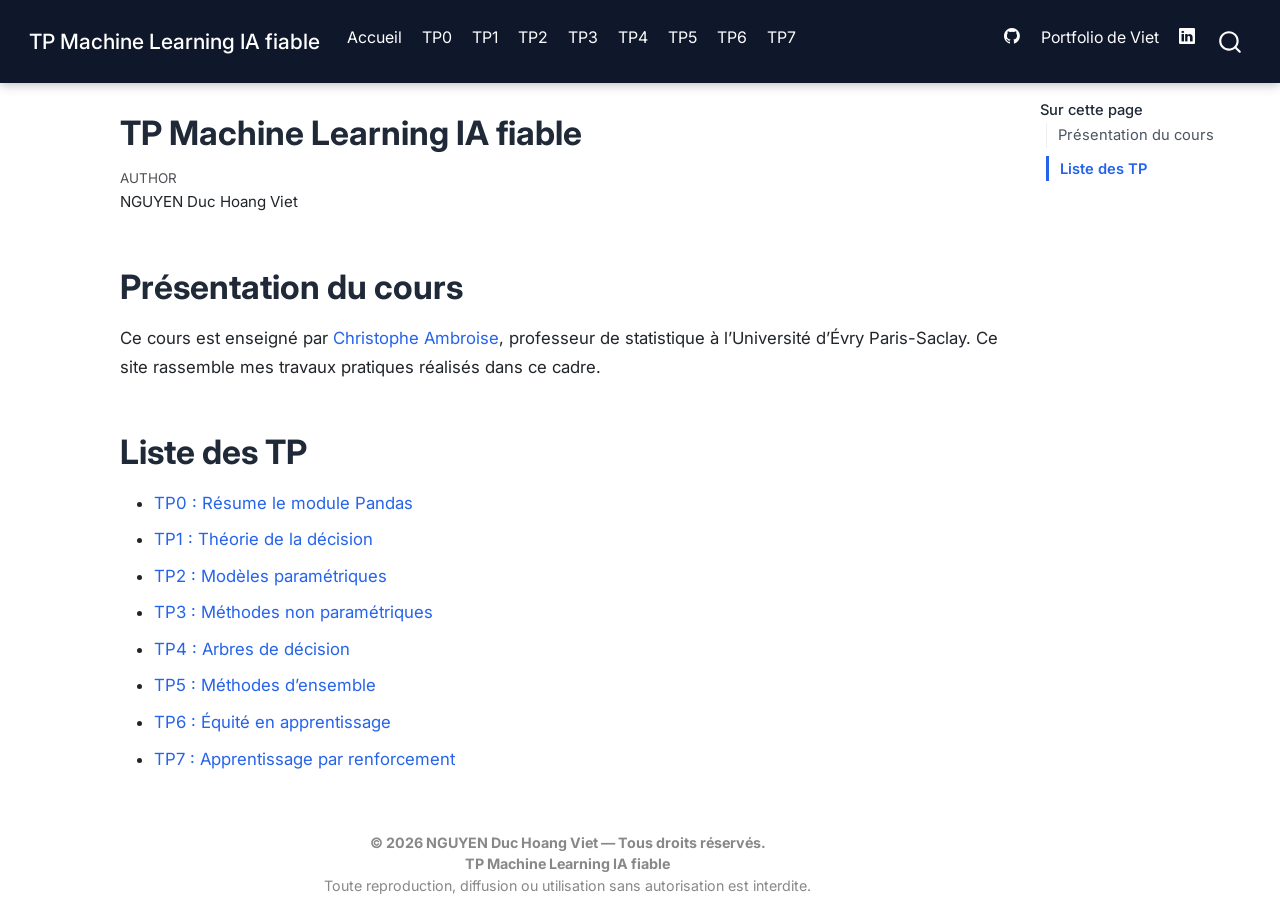
<file: docs/index.html>
<!DOCTYPE html>
<html xmlns="http://www.w3.org/1999/xhtml" lang="en" xml:lang="en"><head>

<meta charset="utf-8">
<meta name="generator" content="quarto-1.9.38">

<meta name="viewport" content="width=device-width, initial-scale=1.0, user-scalable=yes">

<meta name="author" content="NGUYEN Duc Hoang Viet">

<title>TP Machine Learning IA fiable</title>
<style>
/* Default styles provided by pandoc.
** See https://pandoc.org/MANUAL.html#variables-for-html for config info.
*/
code{white-space: pre-wrap;}
span.smallcaps{font-variant: small-caps;}
div.columns{display: flex; gap: min(4vw, 1.5em);}
div.column{flex: auto; overflow-x: auto;}
div.hanging-indent{margin-left: 1.5em; text-indent: -1.5em;}
ul.task-list{list-style: none;}
ul.task-list li input[type="checkbox"] {
  width: 0.8em;
  margin: 0 0.8em 0.2em -1em; /* quarto-specific, see https://github.com/quarto-dev/quarto-cli/issues/4556 */ 
  vertical-align: middle;
}
</style>


<script src="site_libs/quarto-nav/quarto-nav.js"></script>
<script src="site_libs/quarto-nav/headroom.min.js"></script>
<script src="site_libs/clipboard/clipboard.min.js"></script>
<script src="site_libs/quarto-search/autocomplete.umd.js"></script>
<script src="site_libs/quarto-search/fuse.min.js"></script>
<script src="site_libs/quarto-search/quarto-search.js"></script>
<meta name="quarto:offset" content="./">
<script src="site_libs/quarto-html/quarto.js" type="module"></script>
<script src="site_libs/quarto-html/tabsets/tabsets.js" type="module"></script>
<script src="site_libs/quarto-html/popper.min.js"></script>
<script src="site_libs/quarto-html/tippy.umd.min.js"></script>
<script src="site_libs/quarto-html/anchor.min.js"></script>
<link href="site_libs/quarto-html/tippy.css" rel="stylesheet">
<link href="site_libs/quarto-html/quarto-syntax-highlighting-15634bcf2e68342d4ad2dfa704d543f6.css" rel="stylesheet" id="quarto-text-highlighting-styles">
<script src="site_libs/bootstrap/bootstrap.min.js"></script>
<link href="site_libs/bootstrap/bootstrap-icons.css" rel="stylesheet">
<link href="site_libs/bootstrap/bootstrap-c05de971aac4948cd68a0ca740293cf6.min.css" rel="stylesheet" append-hash="true" id="quarto-bootstrap" data-mode="light">
<script id="quarto-search-options" type="application/json">{
  "location": "navbar",
  "copy-button": false,
  "collapse-after": 3,
  "panel-placement": "end",
  "type": "overlay",
  "limit": 50,
  "keyboard-shortcut": [
    "f",
    "/",
    "s"
  ],
  "show-item-context": false,
  "language": {
    "search-no-results-text": "No results",
    "search-matching-documents-text": "matching documents",
    "search-copy-link-title": "Copy link to search",
    "search-hide-matches-text": "Hide additional matches",
    "search-more-match-text": "more match in this document",
    "search-more-matches-text": "more matches in this document",
    "search-clear-button-title": "Clear",
    "search-text-placeholder": "",
    "search-detached-cancel-button-title": "Cancel",
    "search-submit-button-title": "Submit",
    "search-label": "Search"
  }
}</script>
<style>html{ scroll-behavior: smooth; }</style>


<link rel="stylesheet" href="assets/custom.css">
</head>

<body class="nav-fixed quarto-light">

<div id="quarto-search-results"></div>
  <header id="quarto-header" class="headroom fixed-top">
    <nav class="navbar navbar-expand-lg " data-bs-theme="dark">
      <div class="navbar-container container-fluid">
      <div class="navbar-brand-container mx-auto">
    <a class="navbar-brand" href="./index.html">
    <span class="navbar-title">TP Machine Learning IA fiable</span>
    </a>
  </div>
            <div id="quarto-search" class="" title="Search"></div>
          <button class="navbar-toggler" type="button" data-bs-toggle="collapse" data-bs-target="#navbarCollapse" aria-controls="navbarCollapse" role="menu" aria-expanded="false" aria-label="Toggle navigation" onclick="if (window.quartoToggleHeadroom) { window.quartoToggleHeadroom(); }">
  <span class="navbar-toggler-icon"></span>
</button>
          <div class="collapse navbar-collapse" id="navbarCollapse">
            <ul class="navbar-nav navbar-nav-scroll me-auto">
  <li class="nav-item">
    <a class="nav-link active" href="./index.html" aria-current="page"> 
<span class="menu-text">Accueil</span></a>
  </li>  
  <li class="nav-item">
    <a class="nav-link" href="./chapters/tp0.html"> 
<span class="menu-text">TP0</span></a>
  </li>  
  <li class="nav-item">
    <a class="nav-link" href="./chapters/tp1.html"> 
<span class="menu-text">TP1</span></a>
  </li>  
  <li class="nav-item">
    <a class="nav-link" href="./chapters/tp2.qmd"> 
<span class="menu-text">TP2</span></a>
  </li>  
  <li class="nav-item">
    <a class="nav-link" href="./chapters/tp3.qmd"> 
<span class="menu-text">TP3</span></a>
  </li>  
  <li class="nav-item">
    <a class="nav-link" href="./chapters/tp4.qmd"> 
<span class="menu-text">TP4</span></a>
  </li>  
  <li class="nav-item">
    <a class="nav-link" href="./chapters/tp5.qmd"> 
<span class="menu-text">TP5</span></a>
  </li>  
  <li class="nav-item">
    <a class="nav-link" href="./chapters/tp6.qmd"> 
<span class="menu-text">TP6</span></a>
  </li>  
  <li class="nav-item">
    <a class="nav-link" href="./chapters/tp7.qmd"> 
<span class="menu-text">TP7</span></a>
  </li>  
</ul>
            <ul class="navbar-nav navbar-nav-scroll ms-auto">
  <li class="nav-item compact">
    <a class="nav-link" href="https://github.com/ndhviet"> <i class="bi bi-github" role="img">
</i> 
<span class="menu-text"></span></a>
  </li>  
  <li class="nav-item">
    <a class="nav-link" href="https://ndhviet.github.io/"> 
<span class="menu-text">Portfolio de Viet</span></a>
  </li>  
  <li class="nav-item compact">
    <a class="nav-link" href="https://www.linkedin.com/in/hoang-viet1810/?isSelfProfile=false"> <i class="bi bi-linkedin" role="img" aria-label="LinkedIn">
</i> 
<span class="menu-text"></span></a>
  </li>  
</ul>
          </div> <!-- /navcollapse -->
            <div class="quarto-navbar-tools">
</div>
      </div> <!-- /container-fluid -->
    </nav>
</header>
<!-- content -->
<div id="quarto-content" class="quarto-container page-columns page-rows-contents page-layout-article page-navbar">
<!-- sidebar -->
<!-- margin-sidebar -->
    <div id="quarto-margin-sidebar" class="sidebar margin-sidebar">
        <nav id="TOC" role="doc-toc" class="toc-active">
    <h2 id="toc-title">Sur cette page</h2>
   
  <ul>
  <li><a href="#présentation-du-cours" id="toc-présentation-du-cours" class="nav-link active" data-scroll-target="#présentation-du-cours">Présentation du cours</a></li>
  <li><a href="#liste-des-tp" id="toc-liste-des-tp" class="nav-link" data-scroll-target="#liste-des-tp">Liste des TP</a></li>
  </ul>
</nav>
    </div>
<!-- main -->
<main class="content" id="quarto-document-content">

<header id="title-block-header" class="quarto-title-block default">
<div class="quarto-title">
<h1 class="title">TP Machine Learning IA fiable</h1>
</div>



<div class="quarto-title-meta">

    <div>
    <div class="quarto-title-meta-heading">Author</div>
    <div class="quarto-title-meta-contents">
             <p>NGUYEN Duc Hoang Viet </p>
          </div>
  </div>
    
  
    
  </div>
  


</header>


<section id="présentation-du-cours" class="level1">
<h1>Présentation du cours</h1>
<p>Ce cours est enseigné par <a href="https://ambroise.cloud/">Christophe Ambroise</a>, professeur de statistique à l’Université d’Évry Paris-Saclay. Ce site rassemble mes travaux pratiques réalisés dans ce cadre.</p>
</section>
<section id="liste-des-tp" class="level1">
<h1>Liste des TP</h1>
<ul>
<li><a href="./chapters/tp0.html">TP0 : Résume le module Pandas</a></li>
<li><a href="./chapters/tp1.html">TP1 : Théorie de la décision</a></li>
<li><a href="chapters/tp2.qmd">TP2 : Modèles paramétriques</a></li>
<li><a href="chapters/tp3.qmd">TP3 : Méthodes non paramétriques</a></li>
<li><a href="chapters/tp4.qmd">TP4 : Arbres de décision</a></li>
<li><a href="chapters/tp5.qmd">TP5 : Méthodes d’ensemble</a></li>
<li><a href="chapters/tp6.qmd">TP6 : Équité en apprentissage</a></li>
<li><a href="chapters/tp7.qmd">TP7 : Apprentissage par renforcement</a></li>
</ul>


</section>

<a onclick="window.scrollTo(0, 0); return false;" role="button" id="quarto-back-to-top"><i class="bi bi-arrow-up"></i> Back to top</a></main> <!-- /main -->
<div id="preloader">
    <div class="loader-content">
        <div class="loader-center-group">
            <div class="spinner"></div> 

            <div class="loader-letter-container">
                <span class="loader-letter">V</span>
            </div>
        </div>
        
        <h2 class="loader-text">MADE BY NGUYEN DUC HOANG VIET</h2>
        <p class="loader-subtext"> TP Machine Learning IA fiable</p>
    </div>
</div>

<script>
    // Giữ nguyên đoạn script
    window.addEventListener('load', function () {
        const preloader = document.getElementById('preloader');
        setTimeout(function() {
            preloader.classList.add('fade-out');
        }, 400); 
    });
</script>
<div style="text-align:center; font-size:0.85em; color:#888; padding:25px;">
  <strong>© 2026 NGUYEN Duc Hoang Viet — Tous droits réservés.</strong><br>
  <strong> TP Machine Learning IA fiable</strong><br>
  Toute reproduction, diffusion ou utilisation sans autorisation est interdite.
</div>
<script id="quarto-html-after-body" type="application/javascript">
  window.document.addEventListener("DOMContentLoaded", function (event) {
    const icon = "";
    const anchorJS = new window.AnchorJS();
    anchorJS.options = {
      placement: 'right',
      icon: icon
    };
    anchorJS.add('.anchored');
    const isCodeAnnotation = (el) => {
      for (const clz of el.classList) {
        if (clz.startsWith('code-annotation-')) {                     
          return true;
        }
      }
      return false;
    }
    const onCopySuccess = function(e) {
      // button target
      const button = e.trigger;
      // don't keep focus
      button.blur();
      // flash "checked"
      button.classList.add('code-copy-button-checked');
      var currentTitle = button.getAttribute("title");
      button.setAttribute("title", "Copied!");
      let tooltip;
      if (window.bootstrap) {
        button.setAttribute("data-bs-toggle", "tooltip");
        button.setAttribute("data-bs-placement", "left");
        button.setAttribute("data-bs-title", "Copied!");
        tooltip = new bootstrap.Tooltip(button, 
          { trigger: "manual", 
            customClass: "code-copy-button-tooltip",
            offset: [0, -8]});
        tooltip.show();    
      }
      setTimeout(function() {
        if (tooltip) {
          tooltip.hide();
          button.removeAttribute("data-bs-title");
          button.removeAttribute("data-bs-toggle");
          button.removeAttribute("data-bs-placement");
        }
        button.setAttribute("title", currentTitle);
        button.classList.remove('code-copy-button-checked');
      }, 1000);
      // clear code selection
      e.clearSelection();
    }
    const getTextToCopy = function(trigger) {
      const outerScaffold = trigger.parentElement.cloneNode(true);
      const codeEl = outerScaffold.querySelector('code');
      for (const childEl of codeEl.children) {
        if (isCodeAnnotation(childEl)) {
          childEl.remove();
        }
      }
      return codeEl.innerText;
    }
    const clipboard = new window.ClipboardJS('.code-copy-button:not([data-in-quarto-modal])', {
      text: getTextToCopy
    });
    clipboard.on('success', onCopySuccess);
    if (window.document.getElementById('quarto-embedded-source-code-modal')) {
      const clipboardModal = new window.ClipboardJS('.code-copy-button[data-in-quarto-modal]', {
        text: getTextToCopy,
        container: window.document.getElementById('quarto-embedded-source-code-modal')
      });
      clipboardModal.on('success', onCopySuccess);
    }
      var localhostRegex = new RegExp(/^(?:http|https):\/\/localhost\:?[0-9]*\//);
      var mailtoRegex = new RegExp(/^mailto:/);
        var filterRegex = new RegExp('/' + window.location.host + '/');
      var isInternal = (href) => {
          return filterRegex.test(href) || localhostRegex.test(href) || mailtoRegex.test(href);
      }
      // Inspect non-navigation links and adorn them if external
     var links = window.document.querySelectorAll('a[href]:not(.nav-link):not(.navbar-brand):not(.toc-action):not(.sidebar-link):not(.sidebar-item-toggle):not(.pagination-link):not(.no-external):not([aria-hidden]):not(.dropdown-item):not(.quarto-navigation-tool):not(.about-link)');
      for (var i=0; i<links.length; i++) {
        const link = links[i];
        if (!isInternal(link.href)) {
          // undo the damage that might have been done by quarto-nav.js in the case of
          // links that we want to consider external
          if (link.dataset.originalHref !== undefined) {
            link.href = link.dataset.originalHref;
          }
        }
      }
    function tippyHover(el, contentFn, onTriggerFn, onUntriggerFn) {
      const config = {
        allowHTML: true,
        maxWidth: 500,
        delay: 100,
        arrow: false,
        appendTo: function(el) {
            return el.parentElement;
        },
        interactive: true,
        interactiveBorder: 10,
        theme: 'quarto',
        placement: 'bottom-start',
      };
      if (contentFn) {
        config.content = contentFn;
      }
      if (onTriggerFn) {
        config.onTrigger = onTriggerFn;
      }
      if (onUntriggerFn) {
        config.onUntrigger = onUntriggerFn;
      }
      window.tippy(el, config); 
    }
    const noterefs = window.document.querySelectorAll('a[role="doc-noteref"]');
    for (var i=0; i<noterefs.length; i++) {
      const ref = noterefs[i];
      tippyHover(ref, function() {
        // use id or data attribute instead here
        let href = ref.getAttribute('data-footnote-href') || ref.getAttribute('href');
        try { href = new URL(href).hash; } catch {}
        const id = href.replace(/^#\/?/, "");
        const note = window.document.getElementById(id);
        if (note) {
          return note.innerHTML;
        } else {
          return "";
        }
      });
    }
    const xrefs = window.document.querySelectorAll('a.quarto-xref');
    const processXRef = (id, note) => {
      // Strip column container classes
      const stripColumnClz = (el) => {
        el.classList.remove("page-full", "page-columns");
        if (el.children) {
          for (const child of el.children) {
            stripColumnClz(child);
          }
        }
      }
      stripColumnClz(note)
      if (id === null || id.startsWith('sec-')) {
        // Special case sections, only their first couple elements
        const container = document.createElement("div");
        if (note.children && note.children.length > 2) {
          container.appendChild(note.children[0].cloneNode(true));
          for (let i = 1; i < note.children.length; i++) {
            const child = note.children[i];
            if (child.tagName === "P" && child.innerText === "") {
              continue;
            } else {
              container.appendChild(child.cloneNode(true));
              break;
            }
          }
          if (window.Quarto?.typesetMath) {
            window.Quarto.typesetMath(container);
          }
          return container.innerHTML
        } else {
          if (window.Quarto?.typesetMath) {
            window.Quarto.typesetMath(note);
          }
          return note.innerHTML;
        }
      } else {
        // Remove any anchor links if they are present
        const anchorLink = note.querySelector('a.anchorjs-link');
        if (anchorLink) {
          anchorLink.remove();
        }
        if (window.Quarto?.typesetMath) {
          window.Quarto.typesetMath(note);
        }
        if (note.classList.contains("callout")) {
          return note.outerHTML;
        } else {
          return note.innerHTML;
        }
      }
    }
    for (var i=0; i<xrefs.length; i++) {
      const xref = xrefs[i];
      tippyHover(xref, undefined, function(instance) {
        instance.disable();
        let url = xref.getAttribute('href');
        let hash = undefined; 
        if (url.startsWith('#')) {
          hash = url;
        } else {
          try { hash = new URL(url).hash; } catch {}
        }
        if (hash) {
          const id = hash.replace(/^#\/?/, "");
          const note = window.document.getElementById(id);
          if (note !== null) {
            try {
              const html = processXRef(id, note.cloneNode(true));
              instance.setContent(html);
            } finally {
              instance.enable();
              instance.show();
            }
          } else {
            // See if we can fetch this
            fetch(url.split('#')[0])
            .then(res => res.text())
            .then(html => {
              const parser = new DOMParser();
              const htmlDoc = parser.parseFromString(html, "text/html");
              const note = htmlDoc.getElementById(id);
              if (note !== null) {
                const html = processXRef(id, note);
                instance.setContent(html);
              } 
            }).finally(() => {
              instance.enable();
              instance.show();
            });
          }
        } else {
          // See if we can fetch a full url (with no hash to target)
          // This is a special case and we should probably do some content thinning / targeting
          fetch(url)
          .then(res => res.text())
          .then(html => {
            const parser = new DOMParser();
            const htmlDoc = parser.parseFromString(html, "text/html");
            const note = htmlDoc.querySelector('main.content');
            if (note !== null) {
              // This should only happen for chapter cross references
              // (since there is no id in the URL)
              // remove the first header
              if (note.children.length > 0 && note.children[0].tagName === "HEADER") {
                note.children[0].remove();
              }
              const html = processXRef(null, note);
              instance.setContent(html);
            } 
          }).finally(() => {
            instance.enable();
            instance.show();
          });
        }
      }, function(instance) {
      });
    }
        let selectedAnnoteEl;
        const selectorForAnnotation = ( cell, annotation) => {
          let cellAttr = 'data-code-cell="' + cell + '"';
          let lineAttr = 'data-code-annotation="' +  annotation + '"';
          const selector = 'span[' + cellAttr + '][' + lineAttr + ']';
          return selector;
        }
        const selectCodeLines = (annoteEl) => {
          const doc = window.document;
          const targetCell = annoteEl.getAttribute("data-target-cell");
          const targetAnnotation = annoteEl.getAttribute("data-target-annotation");
          const annoteSpan = window.document.querySelector(selectorForAnnotation(targetCell, targetAnnotation));
          const lines = annoteSpan.getAttribute("data-code-lines").split(",");
          const lineIds = lines.map((line) => {
            return targetCell + "-" + line;
          })
          let top = null;
          let height = null;
          let parent = null;
          if (lineIds.length > 0) {
              //compute the position of the single el (top and bottom and make a div)
              const el = window.document.getElementById(lineIds[0]);
              top = el.offsetTop;
              height = el.offsetHeight;
              parent = el.parentElement.parentElement;
            if (lineIds.length > 1) {
              const lastEl = window.document.getElementById(lineIds[lineIds.length - 1]);
              const bottom = lastEl.offsetTop + lastEl.offsetHeight;
              height = bottom - top;
            }
            if (top !== null && height !== null && parent !== null) {
              // cook up a div (if necessary) and position it 
              let div = window.document.getElementById("code-annotation-line-highlight");
              if (div === null) {
                div = window.document.createElement("div");
                div.setAttribute("id", "code-annotation-line-highlight");
                div.style.position = 'absolute';
                parent.appendChild(div);
              }
              div.style.top = top - 2 + "px";
              div.style.height = height + 4 + "px";
              div.style.left = 0;
              let gutterDiv = window.document.getElementById("code-annotation-line-highlight-gutter");
              if (gutterDiv === null) {
                gutterDiv = window.document.createElement("div");
                gutterDiv.setAttribute("id", "code-annotation-line-highlight-gutter");
                gutterDiv.style.position = 'absolute';
                const codeCell = window.document.getElementById(targetCell);
                const gutter = codeCell.querySelector('.code-annotation-gutter');
                gutter.appendChild(gutterDiv);
              }
              gutterDiv.style.top = top - 2 + "px";
              gutterDiv.style.height = height + 4 + "px";
            }
            selectedAnnoteEl = annoteEl;
          }
        };
        const unselectCodeLines = () => {
          const elementsIds = ["code-annotation-line-highlight", "code-annotation-line-highlight-gutter"];
          elementsIds.forEach((elId) => {
            const div = window.document.getElementById(elId);
            if (div) {
              div.remove();
            }
          });
          selectedAnnoteEl = undefined;
        };
          // Handle positioning of the toggle
      window.addEventListener(
        "resize",
        throttle(() => {
          elRect = undefined;
          if (selectedAnnoteEl) {
            selectCodeLines(selectedAnnoteEl);
          }
        }, 10)
      );
      function throttle(fn, ms) {
      let throttle = false;
      let timer;
        return (...args) => {
          if(!throttle) { // first call gets through
              fn.apply(this, args);
              throttle = true;
          } else { // all the others get throttled
              if(timer) clearTimeout(timer); // cancel #2
              timer = setTimeout(() => {
                fn.apply(this, args);
                timer = throttle = false;
              }, ms);
          }
        };
      }
        // Attach click handler to the DT
        const annoteDls = window.document.querySelectorAll('dt[data-target-cell]');
        for (const annoteDlNode of annoteDls) {
          annoteDlNode.addEventListener('click', (event) => {
            const clickedEl = event.target;
            if (clickedEl !== selectedAnnoteEl) {
              unselectCodeLines();
              const activeEl = window.document.querySelector('dt[data-target-cell].code-annotation-active');
              if (activeEl) {
                activeEl.classList.remove('code-annotation-active');
              }
              selectCodeLines(clickedEl);
              clickedEl.classList.add('code-annotation-active');
            } else {
              // Unselect the line
              unselectCodeLines();
              clickedEl.classList.remove('code-annotation-active');
            }
          });
        }
    const findCites = (el) => {
      const parentEl = el.parentElement;
      if (parentEl) {
        const cites = parentEl.dataset.cites;
        if (cites) {
          return {
            el,
            cites: cites.split(' ')
          };
        } else {
          return findCites(el.parentElement)
        }
      } else {
        return undefined;
      }
    };
    var bibliorefs = window.document.querySelectorAll('a[role="doc-biblioref"]');
    for (var i=0; i<bibliorefs.length; i++) {
      const ref = bibliorefs[i];
      const citeInfo = findCites(ref);
      if (citeInfo) {
        tippyHover(citeInfo.el, function() {
          var popup = window.document.createElement('div');
          citeInfo.cites.forEach(function(cite) {
            var citeDiv = window.document.createElement('div');
            citeDiv.classList.add('hanging-indent');
            citeDiv.classList.add('csl-entry');
            var biblioDiv = window.document.getElementById('ref-' + cite);
            if (biblioDiv) {
              citeDiv.innerHTML = biblioDiv.innerHTML;
            }
            popup.appendChild(citeDiv);
          });
          return popup.innerHTML;
        });
      }
    }
  });
  </script>
</div> <!-- /content -->




<script src="site_libs/quarto-html/zenscroll-min.js"></script>
</body></html>
</file>
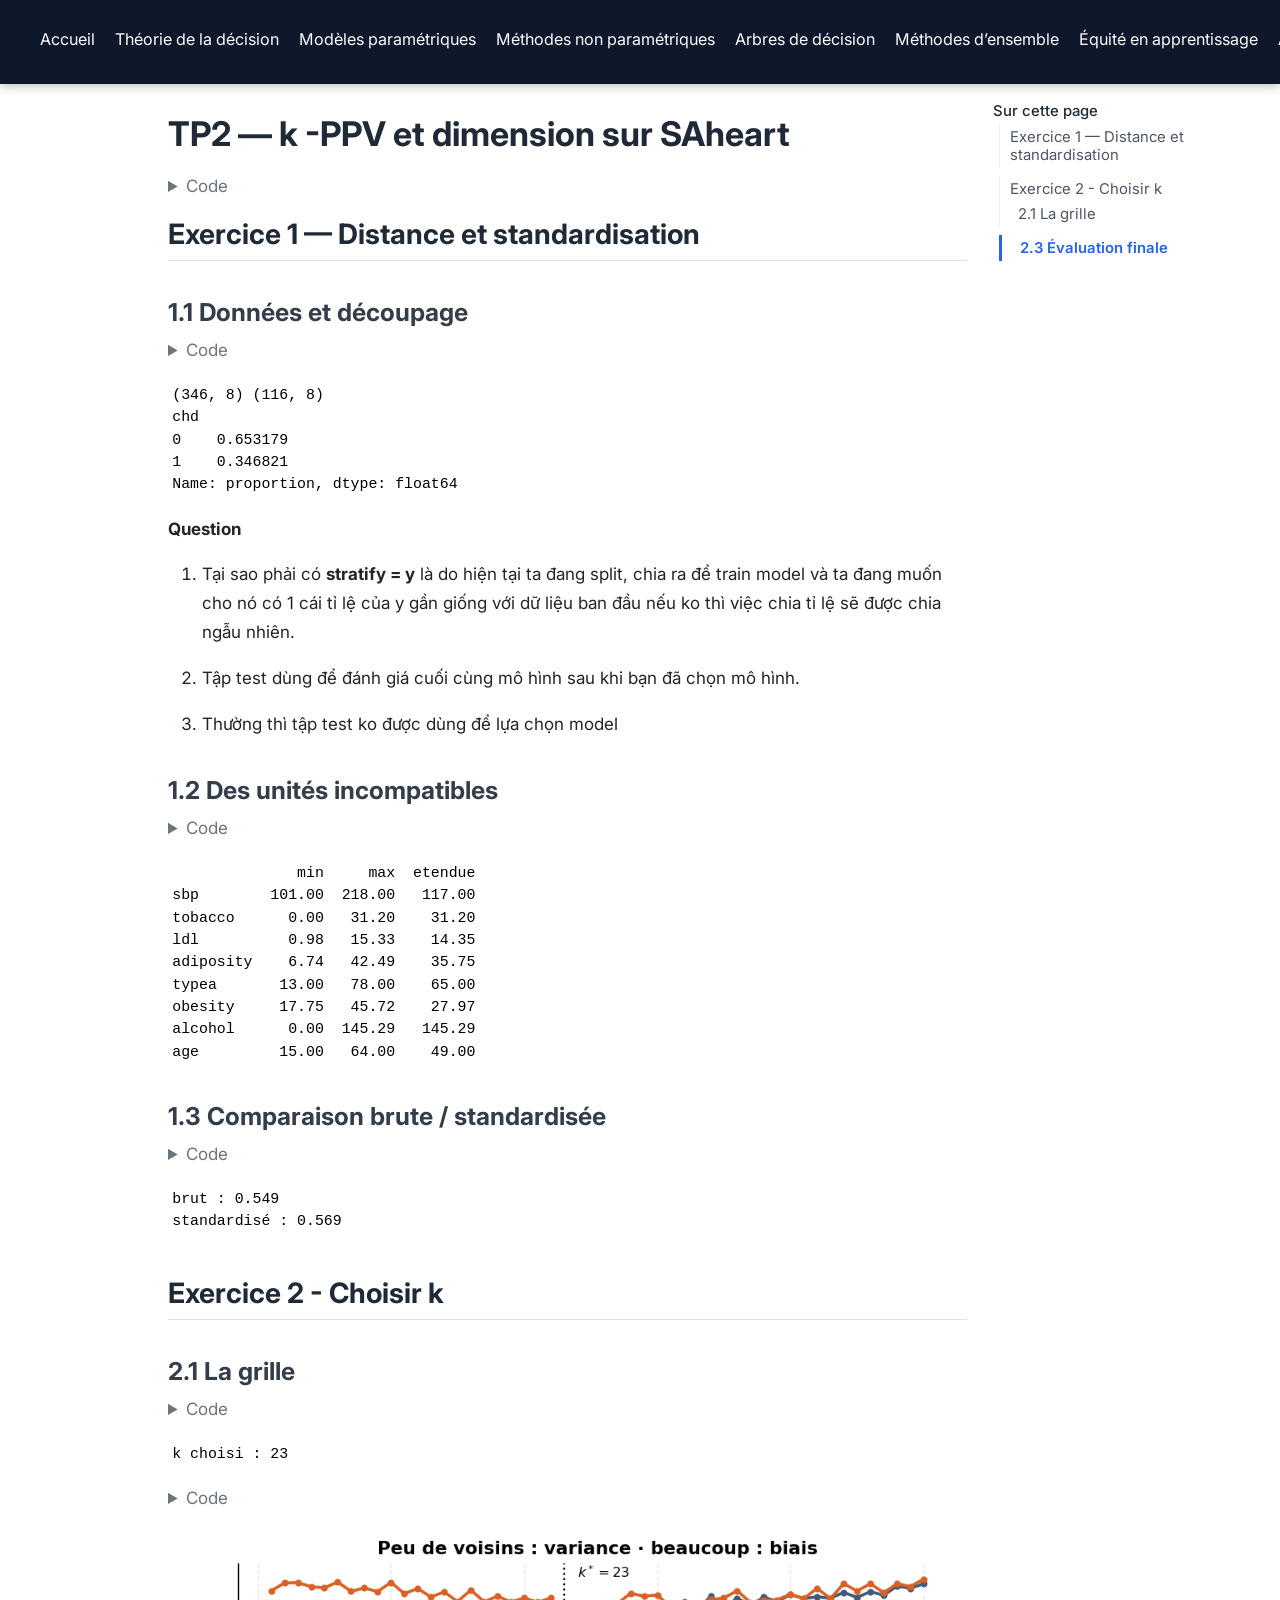
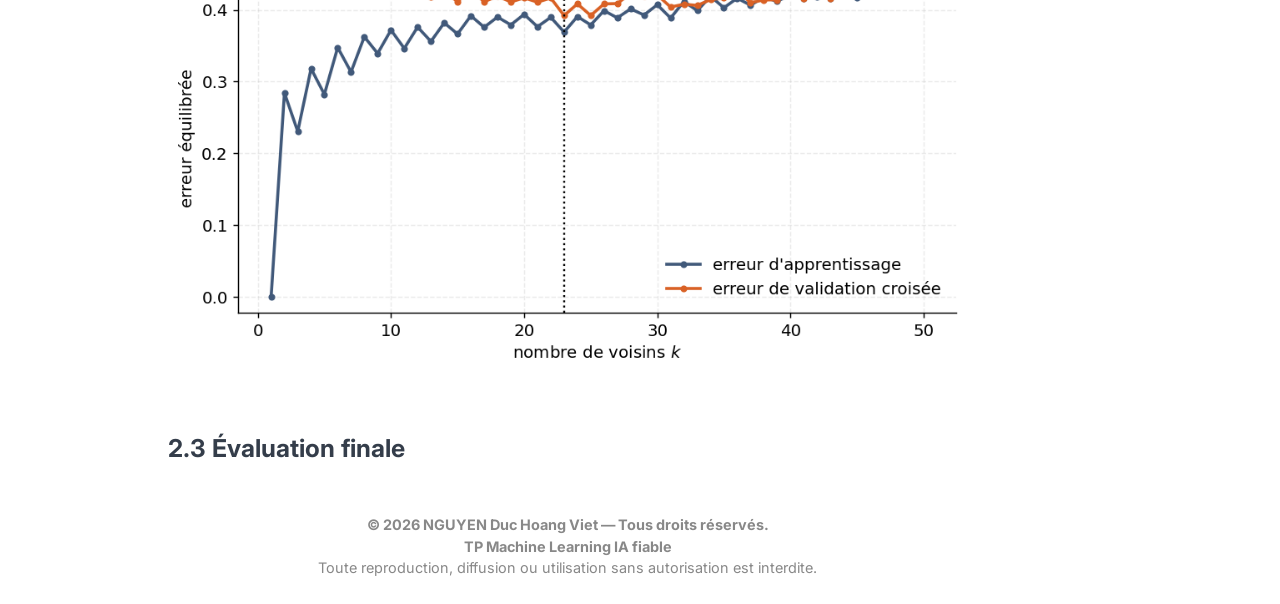
<file: docs/tp2.html>
<!DOCTYPE html>
<html xmlns="http://www.w3.org/1999/xhtml" lang="en" xml:lang="en"><head>

<meta charset="utf-8">
<meta name="generator" content="quarto-1.9.38">

<meta name="viewport" content="width=device-width, initial-scale=1.0, user-scalable=yes">


<title>TP2 — k -PPV et dimension sur SAheart – TP ML IA</title>
<style>
/* Default styles provided by pandoc.
** See https://pandoc.org/MANUAL.html#variables-for-html for config info.
*/
code{white-space: pre-wrap;}
span.smallcaps{font-variant: small-caps;}
div.columns{display: flex; gap: min(4vw, 1.5em);}
div.column{flex: auto; overflow-x: auto;}
div.hanging-indent{margin-left: 1.5em; text-indent: -1.5em;}
ul.task-list{list-style: none;}
ul.task-list li input[type="checkbox"] {
  width: 0.8em;
  margin: 0 0.8em 0.2em -1em; /* quarto-specific, see https://github.com/quarto-dev/quarto-cli/issues/4556 */ 
  vertical-align: middle;
}
/* CSS for syntax highlighting */
html { -webkit-text-size-adjust: 100%; }
pre > code.sourceCode { white-space: pre; position: relative; }
pre > code.sourceCode > span { display: inline-block; line-height: 1.25; }
pre > code.sourceCode > span:empty { height: 1.2em; }
.sourceCode { overflow: visible; }
code.sourceCode > span { color: inherit; text-decoration: inherit; }
div.sourceCode { margin: 1em 0; }
pre.sourceCode { margin: 0; }
@media screen {
div.sourceCode { overflow: auto; }
}
@media print {
pre > code.sourceCode { white-space: pre-wrap; }
pre > code.sourceCode > span { text-indent: -5em; padding-left: 5em; }
}
pre.numberSource code
  { counter-reset: source-line 0; }
pre.numberSource code > span
  { position: relative; left: -4em; counter-increment: source-line; }
pre.numberSource code > span > a:first-child::before
  { content: counter(source-line);
    position: relative; left: -1em; text-align: right; vertical-align: baseline;
    border: none; display: inline-block;
    -webkit-touch-callout: none; -webkit-user-select: none;
    -khtml-user-select: none; -moz-user-select: none;
    -ms-user-select: none; user-select: none;
    padding: 0 4px; width: 4em;
  }
pre.numberSource { margin-left: 3em;  padding-left: 4px; }
div.sourceCode
  {   }
@media screen {
pre > code.sourceCode > span > a:first-child::before { text-decoration: underline; }
}
</style>


<script src="site_libs/quarto-nav/quarto-nav.js"></script>
<script src="site_libs/quarto-nav/headroom.min.js"></script>
<script src="site_libs/clipboard/clipboard.min.js"></script>
<script src="site_libs/quarto-search/autocomplete.umd.js"></script>
<script src="site_libs/quarto-search/fuse.min.js"></script>
<script src="site_libs/quarto-search/quarto-search.js"></script>
<meta name="quarto:offset" content="./">
<script src="site_libs/quarto-html/quarto.js" type="module"></script>
<script src="site_libs/quarto-html/tabsets/tabsets.js" type="module"></script>
<script src="site_libs/quarto-html/popper.min.js"></script>
<script src="site_libs/quarto-html/tippy.umd.min.js"></script>
<script src="site_libs/quarto-html/anchor.min.js"></script>
<link href="site_libs/quarto-html/tippy.css" rel="stylesheet">
<link href="site_libs/quarto-html/quarto-syntax-highlighting-15634bcf2e68342d4ad2dfa704d543f6.css" rel="stylesheet" id="quarto-text-highlighting-styles">
<script src="site_libs/bootstrap/bootstrap.min.js"></script>
<link href="site_libs/bootstrap/bootstrap-icons.css" rel="stylesheet">
<link href="site_libs/bootstrap/bootstrap-4419986806cc6a30ad814a3a6537a084.min.css" rel="stylesheet" append-hash="true" id="quarto-bootstrap" data-mode="light">
<script id="quarto-search-options" type="application/json">{
  "location": "navbar",
  "copy-button": false,
  "collapse-after": 3,
  "panel-placement": "end",
  "type": "overlay",
  "limit": 50,
  "keyboard-shortcut": [
    "f",
    "/",
    "s"
  ],
  "show-item-context": false,
  "language": {
    "search-no-results-text": "No results",
    "search-matching-documents-text": "matching documents",
    "search-copy-link-title": "Copy link to search",
    "search-hide-matches-text": "Hide additional matches",
    "search-more-match-text": "more match in this document",
    "search-more-matches-text": "more matches in this document",
    "search-clear-button-title": "Clear",
    "search-text-placeholder": "",
    "search-detached-cancel-button-title": "Cancel",
    "search-submit-button-title": "Submit",
    "search-label": "Search"
  }
}</script>


<link rel="stylesheet" href="assets/custom.css">
</head>

<body class="nav-fixed quarto-light">

<div id="quarto-search-results"></div>
  <header id="quarto-header" class="headroom fixed-top">
    <nav class="navbar navbar-expand-lg " data-bs-theme="dark">
      <div class="navbar-container container-fluid">
      <div class="navbar-brand-container mx-auto">
    <a class="navbar-brand" href="./index.html">
    <span class="navbar-title">TP ML IA</span>
    </a>
  </div>
            <div id="quarto-search" class="" title="Search"></div>
          <button class="navbar-toggler" type="button" data-bs-toggle="collapse" data-bs-target="#navbarCollapse" aria-controls="navbarCollapse" role="menu" aria-expanded="false" aria-label="Toggle navigation" onclick="if (window.quartoToggleHeadroom) { window.quartoToggleHeadroom(); }">
  <span class="navbar-toggler-icon"></span>
</button>
          <div class="collapse navbar-collapse" id="navbarCollapse">
            <ul class="navbar-nav navbar-nav-scroll me-auto">
  <li class="nav-item">
    <a class="nav-link" href="./index.html"> 
<span class="menu-text">Accueil</span></a>
  </li>  
  <li class="nav-item">
    <a class="nav-link" href="./chapters/tp1.html"> 
<span class="menu-text">Théorie de la décision</span></a>
  </li>  
  <li class="nav-item">
    <a class="nav-link" href="./chapters/tp2.qmd"> 
<span class="menu-text">Modèles paramétriques</span></a>
  </li>  
  <li class="nav-item">
    <a class="nav-link" href="./chapters/tp3.qmd"> 
<span class="menu-text">Méthodes non paramétriques</span></a>
  </li>  
  <li class="nav-item">
    <a class="nav-link" href="./chapters/tp4.qmd"> 
<span class="menu-text">Arbres de décision</span></a>
  </li>  
  <li class="nav-item">
    <a class="nav-link" href="./chapters/tp5.qmd"> 
<span class="menu-text">Méthodes d’ensemble</span></a>
  </li>  
  <li class="nav-item">
    <a class="nav-link" href="./chapters/tp6.qmd"> 
<span class="menu-text">Équité en apprentissage</span></a>
  </li>  
  <li class="nav-item">
    <a class="nav-link" href="./chapters/tp7.qmd"> 
<span class="menu-text">Apprentissage par renforcement</span></a>
  </li>  
</ul>
            <ul class="navbar-nav navbar-nav-scroll ms-auto">
  <li class="nav-item compact">
    <a class="nav-link" href="https://github.com/ndhviet"> <i class="bi bi-github" role="img">
</i> 
<span class="menu-text"></span></a>
  </li>  
  <li class="nav-item">
    <a class="nav-link" href="https://ndhviet.github.io/"> 
<span class="menu-text">Portfolio de Viet</span></a>
  </li>  
  <li class="nav-item compact">
    <a class="nav-link" href="https://www.linkedin.com/in/hoang-viet1810/?isSelfProfile=false"> <i class="bi bi-linkedin" role="img" aria-label="LinkedIn">
</i> 
<span class="menu-text"></span></a>
  </li>  
</ul>
          </div> <!-- /navcollapse -->
            <div class="quarto-navbar-tools">
</div>
      </div> <!-- /container-fluid -->
    </nav>
</header>
<!-- content -->
<div id="quarto-content" class="quarto-container page-columns page-rows-contents page-layout-article page-navbar">
<!-- sidebar -->
<!-- margin-sidebar -->
    <div id="quarto-margin-sidebar" class="sidebar margin-sidebar">
        <nav id="TOC" role="doc-toc" class="toc-active">
    <h2 id="toc-title">Sur cette page</h2>
   
  <ul>
  <li><a href="#exercice-1-distance-et-standardisation" id="toc-exercice-1-distance-et-standardisation" class="nav-link active" data-scroll-target="#exercice-1-distance-et-standardisation">Exercice 1 — Distance et standardisation</a>
  <ul class="collapse">
  <li><a href="#données-et-découpage" id="toc-données-et-découpage" class="nav-link" data-scroll-target="#données-et-découpage">1.1 Données et découpage</a></li>
  <li><a href="#des-unités-incompatibles" id="toc-des-unités-incompatibles" class="nav-link" data-scroll-target="#des-unités-incompatibles">1.2 Des unités incompatibles</a></li>
  <li><a href="#comparaison-brute-standardisée" id="toc-comparaison-brute-standardisée" class="nav-link" data-scroll-target="#comparaison-brute-standardisée">1.3 Comparaison brute / standardisée</a></li>
  </ul></li>
  <li><a href="#exercice-2---choisir-k" id="toc-exercice-2---choisir-k" class="nav-link" data-scroll-target="#exercice-2---choisir-k">Exercice 2 - Choisir k</a>
  <ul class="collapse">
  <li><a href="#la-grille" id="toc-la-grille" class="nav-link" data-scroll-target="#la-grille">2.1 La grille</a></li>
  <li><a href="#évaluation-finale" id="toc-évaluation-finale" class="nav-link" data-scroll-target="#évaluation-finale">2.3 Évaluation finale</a></li>
  </ul></li>
  </ul>
</nav>
    </div>
<!-- main -->
<main class="content" id="quarto-document-content">

<header id="title-block-header" class="quarto-title-block default">
<div class="quarto-title">
<h1 class="title">TP2 — k -PPV et dimension sur SAheart</h1>
</div>



<div class="quarto-title-meta">

    
  
    
  </div>
  


</header>


<div id="5c96f2e1" class="cell" data-execution_count="1">
<details class="code-fold">
<summary>Code</summary>
<div class="code-copy-outer-scaffold"><div class="sourceCode cell-code" id="cb1"><pre class="sourceCode python code-with-copy"><code class="sourceCode python"><span id="cb1-1"><a href="#cb1-1" aria-hidden="true" tabindex="-1"></a><span class="im">import</span> sys<span class="op">;</span> sys.path.append(<span class="st">".."</span>)</span>
<span id="cb1-2"><a href="#cb1-2" aria-hidden="true" tabindex="-1"></a></span>
<span id="cb1-3"><a href="#cb1-3" aria-hidden="true" tabindex="-1"></a><span class="im">import</span> numpy <span class="im">as</span> np</span>
<span id="cb1-4"><a href="#cb1-4" aria-hidden="true" tabindex="-1"></a><span class="im">import</span> pandas <span class="im">as</span> pd</span>
<span id="cb1-5"><a href="#cb1-5" aria-hidden="true" tabindex="-1"></a><span class="im">import</span> matplotlib.pyplot <span class="im">as</span> plt</span>
<span id="cb1-6"><a href="#cb1-6" aria-hidden="true" tabindex="-1"></a><span class="im">from</span> sklearn.metrics <span class="im">import</span> balanced_accuracy_score, confusion_matrix</span>
<span id="cb1-7"><a href="#cb1-7" aria-hidden="true" tabindex="-1"></a><span class="im">from</span> sklearn.model_selection <span class="im">import</span> (</span>
<span id="cb1-8"><a href="#cb1-8" aria-hidden="true" tabindex="-1"></a>    StratifiedKFold,</span>
<span id="cb1-9"><a href="#cb1-9" aria-hidden="true" tabindex="-1"></a>    cross_val_score,</span>
<span id="cb1-10"><a href="#cb1-10" aria-hidden="true" tabindex="-1"></a>    cross_validate,</span>
<span id="cb1-11"><a href="#cb1-11" aria-hidden="true" tabindex="-1"></a>    train_test_split,</span>
<span id="cb1-12"><a href="#cb1-12" aria-hidden="true" tabindex="-1"></a>)</span>
<span id="cb1-13"><a href="#cb1-13" aria-hidden="true" tabindex="-1"></a><span class="im">from</span> sklearn.neighbors <span class="im">import</span> KNeighborsClassifier</span>
<span id="cb1-14"><a href="#cb1-14" aria-hidden="true" tabindex="-1"></a><span class="im">from</span> sklearn.pipeline <span class="im">import</span> make_pipeline</span>
<span id="cb1-15"><a href="#cb1-15" aria-hidden="true" tabindex="-1"></a><span class="im">from</span> sklearn.preprocessing <span class="im">import</span> StandardScaler</span>
<span id="cb1-16"><a href="#cb1-16" aria-hidden="true" tabindex="-1"></a></span>
<span id="cb1-17"><a href="#cb1-17" aria-hidden="true" tabindex="-1"></a><span class="im">import</span> utils</span>
<span id="cb1-18"><a href="#cb1-18" aria-hidden="true" tabindex="-1"></a>utils.style()</span>
<span id="cb1-19"><a href="#cb1-19" aria-hidden="true" tabindex="-1"></a></span>
<span id="cb1-20"><a href="#cb1-20" aria-hidden="true" tabindex="-1"></a>GRAINE <span class="op">=</span> <span class="dv">42</span></span></code></pre></div><button title="Copy to Clipboard" class="code-copy-button"><i class="bi"></i></button></div>
</details>
</div>
<section id="exercice-1-distance-et-standardisation" class="level2">
<h2 class="anchored" data-anchor-id="exercice-1-distance-et-standardisation">Exercice 1 — Distance et standardisation</h2>
<section id="données-et-découpage" class="level3">
<h3 class="anchored" data-anchor-id="données-et-découpage">1.1 Données et découpage</h3>
<div id="5cb8ad6f" class="cell" data-execution_count="2">
<details class="code-fold">
<summary>Code</summary>
<div class="code-copy-outer-scaffold"><div class="sourceCode cell-code" id="cb2"><pre class="sourceCode python code-with-copy"><code class="sourceCode python"><span id="cb2-1"><a href="#cb2-1" aria-hidden="true" tabindex="-1"></a>variables <span class="op">=</span> [</span>
<span id="cb2-2"><a href="#cb2-2" aria-hidden="true" tabindex="-1"></a>    <span class="st">"sbp"</span>, <span class="st">"tobacco"</span>, <span class="st">"ldl"</span>, <span class="st">"adiposity"</span>,</span>
<span id="cb2-3"><a href="#cb2-3" aria-hidden="true" tabindex="-1"></a>    <span class="st">"typea"</span>, <span class="st">"obesity"</span>, <span class="st">"alcohol"</span>, <span class="st">"age"</span>,</span>
<span id="cb2-4"><a href="#cb2-4" aria-hidden="true" tabindex="-1"></a>]</span>
<span id="cb2-5"><a href="#cb2-5" aria-hidden="true" tabindex="-1"></a></span>
<span id="cb2-6"><a href="#cb2-6" aria-hidden="true" tabindex="-1"></a>df <span class="op">=</span> utils.load_saheart()</span>
<span id="cb2-7"><a href="#cb2-7" aria-hidden="true" tabindex="-1"></a>X <span class="op">=</span> df[variables]</span>
<span id="cb2-8"><a href="#cb2-8" aria-hidden="true" tabindex="-1"></a>y <span class="op">=</span> df[<span class="st">"chd"</span>]</span>
<span id="cb2-9"><a href="#cb2-9" aria-hidden="true" tabindex="-1"></a></span>
<span id="cb2-10"><a href="#cb2-10" aria-hidden="true" tabindex="-1"></a>X_train, X_test, y_train, y_test <span class="op">=</span> train_test_split(</span>
<span id="cb2-11"><a href="#cb2-11" aria-hidden="true" tabindex="-1"></a>    X,</span>
<span id="cb2-12"><a href="#cb2-12" aria-hidden="true" tabindex="-1"></a>    y,</span>
<span id="cb2-13"><a href="#cb2-13" aria-hidden="true" tabindex="-1"></a>    test_size<span class="op">=</span><span class="fl">0.25</span>,</span>
<span id="cb2-14"><a href="#cb2-14" aria-hidden="true" tabindex="-1"></a>    stratify<span class="op">=</span>y,</span>
<span id="cb2-15"><a href="#cb2-15" aria-hidden="true" tabindex="-1"></a>    random_state<span class="op">=</span>GRAINE,</span>
<span id="cb2-16"><a href="#cb2-16" aria-hidden="true" tabindex="-1"></a>)</span>
<span id="cb2-17"><a href="#cb2-17" aria-hidden="true" tabindex="-1"></a></span>
<span id="cb2-18"><a href="#cb2-18" aria-hidden="true" tabindex="-1"></a><span class="bu">print</span>(X_train.shape, X_test.shape)</span>
<span id="cb2-19"><a href="#cb2-19" aria-hidden="true" tabindex="-1"></a><span class="bu">print</span>(y_train.value_counts(normalize<span class="op">=</span><span class="va">True</span>).sort_index())</span></code></pre></div><button title="Copy to Clipboard" class="code-copy-button"><i class="bi"></i></button></div>
</details>
<div class="cell-output cell-output-stdout">
<pre><code>(346, 8) (116, 8)
chd
0    0.653179
1    0.346821
Name: proportion, dtype: float64</code></pre>
</div>
</div>
<p><strong>Question</strong></p>
<ol type="1">
<li><p>Tại sao phải có <strong>stratify = y</strong> là do hiện tại ta đang split, chia ra để train model và ta đang muốn cho nó có 1 cái tỉ lệ của y gần giống với dữ liệu ban đầu nếu ko thì việc chia tỉ lệ sẽ được chia ngẫu nhiên.</p></li>
<li><p>Tập test dùng để đánh giá cuối cùng mô hình sau khi bạn đã chọn mô hình.</p></li>
<li><p>Thường thì tập test ko được dùng để lựa chọn model</p></li>
</ol>
</section>
<section id="des-unités-incompatibles" class="level3">
<h3 class="anchored" data-anchor-id="des-unités-incompatibles">1.2 Des unités incompatibles</h3>
<div id="884ab491" class="cell" data-execution_count="10">
<details class="code-fold">
<summary>Code</summary>
<div class="code-copy-outer-scaffold"><div class="sourceCode cell-code" id="cb4"><pre class="sourceCode python code-with-copy"><code class="sourceCode python"><span id="cb4-1"><a href="#cb4-1" aria-hidden="true" tabindex="-1"></a>resume <span class="op">=</span> pd.DataFrame({</span>
<span id="cb4-2"><a href="#cb4-2" aria-hidden="true" tabindex="-1"></a>    <span class="st">"min"</span>: X_train.<span class="bu">min</span>(),</span>
<span id="cb4-3"><a href="#cb4-3" aria-hidden="true" tabindex="-1"></a>    <span class="st">"max"</span>: X_train.<span class="bu">max</span>(),</span>
<span id="cb4-4"><a href="#cb4-4" aria-hidden="true" tabindex="-1"></a>})</span>
<span id="cb4-5"><a href="#cb4-5" aria-hidden="true" tabindex="-1"></a></span>
<span id="cb4-6"><a href="#cb4-6" aria-hidden="true" tabindex="-1"></a>resume[<span class="st">"etendue"</span>] <span class="op">=</span> resume[<span class="st">"max"</span>] <span class="op">-</span> resume[<span class="st">"min"</span>]</span>
<span id="cb4-7"><a href="#cb4-7" aria-hidden="true" tabindex="-1"></a></span>
<span id="cb4-8"><a href="#cb4-8" aria-hidden="true" tabindex="-1"></a><span class="bu">print</span>(resume)</span></code></pre></div><button title="Copy to Clipboard" class="code-copy-button"><i class="bi"></i></button></div>
</details>
<div class="cell-output cell-output-stdout">
<pre><code>              min     max  etendue
sbp        101.00  218.00   117.00
tobacco      0.00   31.20    31.20
ldl          0.98   15.33    14.35
adiposity    6.74   42.49    35.75
typea       13.00   78.00    65.00
obesity     17.75   45.72    27.97
alcohol      0.00  145.29   145.29
age         15.00   64.00    49.00</code></pre>
</div>
</div>
</section>
<section id="comparaison-brute-standardisée" class="level3">
<h3 class="anchored" data-anchor-id="comparaison-brute-standardisée">1.3 Comparaison brute / standardisée</h3>
<div id="1450b6f2" class="cell">
<details class="code-fold">
<summary>Code</summary>
<div class="code-copy-outer-scaffold"><div class="sourceCode cell-code" id="cb6"><pre class="sourceCode python code-with-copy"><code class="sourceCode python"><span id="cb6-1"><a href="#cb6-1" aria-hidden="true" tabindex="-1"></a>cv <span class="op">=</span> StratifiedKFold(n_splits<span class="op">=</span><span class="dv">5</span>,shuffle<span class="op">=</span><span class="va">True</span>,random_state<span class="op">=</span>GRAINE,)</span>
<span id="cb6-2"><a href="#cb6-2" aria-hidden="true" tabindex="-1"></a></span>
<span id="cb6-3"><a href="#cb6-3" aria-hidden="true" tabindex="-1"></a>modele_brut <span class="op">=</span> KNeighborsClassifier(n_neighbors<span class="op">=</span><span class="dv">5</span>)</span>
<span id="cb6-4"><a href="#cb6-4" aria-hidden="true" tabindex="-1"></a></span>
<span id="cb6-5"><a href="#cb6-5" aria-hidden="true" tabindex="-1"></a>modele_standardise <span class="op">=</span> make_pipeline(StandardScaler(),KNeighborsClassifier(n_neighbors<span class="op">=</span><span class="dv">5</span>),)</span>
<span id="cb6-6"><a href="#cb6-6" aria-hidden="true" tabindex="-1"></a></span>
<span id="cb6-7"><a href="#cb6-7" aria-hidden="true" tabindex="-1"></a>score_brut <span class="op">=</span> cross_val_score(</span>
<span id="cb6-8"><a href="#cb6-8" aria-hidden="true" tabindex="-1"></a>    modele_brut,</span>
<span id="cb6-9"><a href="#cb6-9" aria-hidden="true" tabindex="-1"></a>    X_train,</span>
<span id="cb6-10"><a href="#cb6-10" aria-hidden="true" tabindex="-1"></a>    y_train,</span>
<span id="cb6-11"><a href="#cb6-11" aria-hidden="true" tabindex="-1"></a>    cv<span class="op">=</span>cv,</span>
<span id="cb6-12"><a href="#cb6-12" aria-hidden="true" tabindex="-1"></a>    scoring<span class="op">=</span><span class="st">"balanced_accuracy"</span>,</span>
<span id="cb6-13"><a href="#cb6-13" aria-hidden="true" tabindex="-1"></a>).mean()</span>
<span id="cb6-14"><a href="#cb6-14" aria-hidden="true" tabindex="-1"></a></span>
<span id="cb6-15"><a href="#cb6-15" aria-hidden="true" tabindex="-1"></a>score_standardise <span class="op">=</span> cross_val_score(</span>
<span id="cb6-16"><a href="#cb6-16" aria-hidden="true" tabindex="-1"></a>    modele_standardise,</span>
<span id="cb6-17"><a href="#cb6-17" aria-hidden="true" tabindex="-1"></a>    X_train,</span>
<span id="cb6-18"><a href="#cb6-18" aria-hidden="true" tabindex="-1"></a>    y_train,</span>
<span id="cb6-19"><a href="#cb6-19" aria-hidden="true" tabindex="-1"></a>    cv<span class="op">=</span>cv,</span>
<span id="cb6-20"><a href="#cb6-20" aria-hidden="true" tabindex="-1"></a>    scoring<span class="op">=</span><span class="st">"balanced_accuracy"</span>,</span>
<span id="cb6-21"><a href="#cb6-21" aria-hidden="true" tabindex="-1"></a>).mean()</span>
<span id="cb6-22"><a href="#cb6-22" aria-hidden="true" tabindex="-1"></a></span>
<span id="cb6-23"><a href="#cb6-23" aria-hidden="true" tabindex="-1"></a><span class="bu">print</span>(<span class="ss">f"brut : </span><span class="sc">{</span>score_brut<span class="sc">:.3f}</span><span class="ss">"</span>)</span>
<span id="cb6-24"><a href="#cb6-24" aria-hidden="true" tabindex="-1"></a><span class="bu">print</span>(<span class="ss">f"standardisé : </span><span class="sc">{</span>score_standardise<span class="sc">:.3f}</span><span class="ss">"</span>)</span></code></pre></div><button title="Copy to Clipboard" class="code-copy-button"><i class="bi"></i></button></div>
</details>
<div class="cell-output cell-output-stdout">
<pre><code>brut : 0.549
standardisé : 0.569</code></pre>
</div>
</div>
</section>
</section>
<section id="exercice-2---choisir-k" class="level2">
<h2 class="anchored" data-anchor-id="exercice-2---choisir-k">Exercice 2 - Choisir k</h2>
<section id="la-grille" class="level3">
<h3 class="anchored" data-anchor-id="la-grille">2.1 La grille</h3>
<div id="2ee8eb4f" class="cell" data-execution_count="12">
<details class="code-fold">
<summary>Code</summary>
<div class="code-copy-outer-scaffold"><div class="sourceCode cell-code" id="cb8"><pre class="sourceCode python code-with-copy"><code class="sourceCode python"><span id="cb8-1"><a href="#cb8-1" aria-hidden="true" tabindex="-1"></a><span class="im">from</span> sklearn.model_selection <span class="im">import</span> StratifiedKFold, cross_validate</span>
<span id="cb8-2"><a href="#cb8-2" aria-hidden="true" tabindex="-1"></a><span class="im">from</span> sklearn.neighbors <span class="im">import</span> KNeighborsClassifier</span>
<span id="cb8-3"><a href="#cb8-3" aria-hidden="true" tabindex="-1"></a><span class="im">from</span> sklearn.preprocessing <span class="im">import</span> StandardScaler</span>
<span id="cb8-4"><a href="#cb8-4" aria-hidden="true" tabindex="-1"></a><span class="im">from</span> sklearn.pipeline <span class="im">import</span> make_pipeline</span>
<span id="cb8-5"><a href="#cb8-5" aria-hidden="true" tabindex="-1"></a></span>
<span id="cb8-6"><a href="#cb8-6" aria-hidden="true" tabindex="-1"></a>cv <span class="op">=</span> StratifiedKFold(</span>
<span id="cb8-7"><a href="#cb8-7" aria-hidden="true" tabindex="-1"></a>    n_splits<span class="op">=</span><span class="dv">5</span>,</span>
<span id="cb8-8"><a href="#cb8-8" aria-hidden="true" tabindex="-1"></a>    shuffle<span class="op">=</span><span class="va">True</span>,</span>
<span id="cb8-9"><a href="#cb8-9" aria-hidden="true" tabindex="-1"></a>    random_state<span class="op">=</span>GRAINE,</span>
<span id="cb8-10"><a href="#cb8-10" aria-hidden="true" tabindex="-1"></a>)</span>
<span id="cb8-11"><a href="#cb8-11" aria-hidden="true" tabindex="-1"></a></span>
<span id="cb8-12"><a href="#cb8-12" aria-hidden="true" tabindex="-1"></a>ks <span class="op">=</span> <span class="bu">list</span>(<span class="bu">range</span>(<span class="dv">1</span>, <span class="dv">51</span>))</span>
<span id="cb8-13"><a href="#cb8-13" aria-hidden="true" tabindex="-1"></a></span>
<span id="cb8-14"><a href="#cb8-14" aria-hidden="true" tabindex="-1"></a>erreurs_app <span class="op">=</span> []</span>
<span id="cb8-15"><a href="#cb8-15" aria-hidden="true" tabindex="-1"></a>erreurs_val <span class="op">=</span> []</span>
<span id="cb8-16"><a href="#cb8-16" aria-hidden="true" tabindex="-1"></a></span>
<span id="cb8-17"><a href="#cb8-17" aria-hidden="true" tabindex="-1"></a><span class="cf">for</span> k <span class="kw">in</span> ks:</span>
<span id="cb8-18"><a href="#cb8-18" aria-hidden="true" tabindex="-1"></a></span>
<span id="cb8-19"><a href="#cb8-19" aria-hidden="true" tabindex="-1"></a>    modele <span class="op">=</span> make_pipeline(</span>
<span id="cb8-20"><a href="#cb8-20" aria-hidden="true" tabindex="-1"></a>        StandardScaler(),</span>
<span id="cb8-21"><a href="#cb8-21" aria-hidden="true" tabindex="-1"></a>        KNeighborsClassifier(n_neighbors<span class="op">=</span>k),</span>
<span id="cb8-22"><a href="#cb8-22" aria-hidden="true" tabindex="-1"></a>    )</span>
<span id="cb8-23"><a href="#cb8-23" aria-hidden="true" tabindex="-1"></a></span>
<span id="cb8-24"><a href="#cb8-24" aria-hidden="true" tabindex="-1"></a>    scores <span class="op">=</span> cross_validate(</span>
<span id="cb8-25"><a href="#cb8-25" aria-hidden="true" tabindex="-1"></a>        modele,</span>
<span id="cb8-26"><a href="#cb8-26" aria-hidden="true" tabindex="-1"></a>        X_train,</span>
<span id="cb8-27"><a href="#cb8-27" aria-hidden="true" tabindex="-1"></a>        y_train,</span>
<span id="cb8-28"><a href="#cb8-28" aria-hidden="true" tabindex="-1"></a>        cv<span class="op">=</span>cv,</span>
<span id="cb8-29"><a href="#cb8-29" aria-hidden="true" tabindex="-1"></a>        scoring<span class="op">=</span><span class="st">"balanced_accuracy"</span>,</span>
<span id="cb8-30"><a href="#cb8-30" aria-hidden="true" tabindex="-1"></a>        return_train_score<span class="op">=</span><span class="va">True</span>,</span>
<span id="cb8-31"><a href="#cb8-31" aria-hidden="true" tabindex="-1"></a>    )</span>
<span id="cb8-32"><a href="#cb8-32" aria-hidden="true" tabindex="-1"></a></span>
<span id="cb8-33"><a href="#cb8-33" aria-hidden="true" tabindex="-1"></a>    erreur_app <span class="op">=</span> <span class="dv">1</span> <span class="op">-</span> scores[<span class="st">"train_score"</span>].mean()</span>
<span id="cb8-34"><a href="#cb8-34" aria-hidden="true" tabindex="-1"></a>    erreur_val <span class="op">=</span> <span class="dv">1</span> <span class="op">-</span> scores[<span class="st">"test_score"</span>].mean()</span>
<span id="cb8-35"><a href="#cb8-35" aria-hidden="true" tabindex="-1"></a></span>
<span id="cb8-36"><a href="#cb8-36" aria-hidden="true" tabindex="-1"></a>    erreurs_app.append(erreur_app)</span>
<span id="cb8-37"><a href="#cb8-37" aria-hidden="true" tabindex="-1"></a>    erreurs_val.append(erreur_val)</span>
<span id="cb8-38"><a href="#cb8-38" aria-hidden="true" tabindex="-1"></a></span>
<span id="cb8-39"><a href="#cb8-39" aria-hidden="true" tabindex="-1"></a>k_optimal <span class="op">=</span> ks[erreurs_val.index(<span class="bu">min</span>(erreurs_val))]</span>
<span id="cb8-40"><a href="#cb8-40" aria-hidden="true" tabindex="-1"></a></span>
<span id="cb8-41"><a href="#cb8-41" aria-hidden="true" tabindex="-1"></a><span class="bu">print</span>(<span class="ss">f"k choisi : </span><span class="sc">{</span>k_optimal<span class="sc">}</span><span class="ss">"</span>)</span></code></pre></div><button title="Copy to Clipboard" class="code-copy-button"><i class="bi"></i></button></div>
</details>
<div class="cell-output cell-output-stdout">
<pre><code>k choisi : 23</code></pre>
</div>
</div>
<div id="a71ecb26" class="cell" data-execution_count="15">
<details class="code-fold">
<summary>Code</summary>
<div class="code-copy-outer-scaffold"><div class="sourceCode cell-code" id="cb10"><pre class="sourceCode python code-with-copy"><code class="sourceCode python"><span id="cb10-1"><a href="#cb10-1" aria-hidden="true" tabindex="-1"></a>fig <span class="op">=</span> utils.plot_courbe_kppv(</span>
<span id="cb10-2"><a href="#cb10-2" aria-hidden="true" tabindex="-1"></a>    ks,</span>
<span id="cb10-3"><a href="#cb10-3" aria-hidden="true" tabindex="-1"></a>    erreurs_app,</span>
<span id="cb10-4"><a href="#cb10-4" aria-hidden="true" tabindex="-1"></a>    erreurs_val,</span>
<span id="cb10-5"><a href="#cb10-5" aria-hidden="true" tabindex="-1"></a>    best_k<span class="op">=</span>k_optimal</span>
<span id="cb10-6"><a href="#cb10-6" aria-hidden="true" tabindex="-1"></a>)</span></code></pre></div><button title="Copy to Clipboard" class="code-copy-button"><i class="bi"></i></button></div>
</details>
<div class="cell-output cell-output-display">
<div>
<figure class="figure">
<p><img src="tp2_files/figure-html/cell-7-output-1.png" class="img-fluid figure-img"></p>
</figure>
</div>
</div>
</div>
</section>
<section id="évaluation-finale" class="level3">
<h3 class="anchored" data-anchor-id="évaluation-finale">2.3 Évaluation finale</h3>


</section>
</section>

</main> <!-- /main -->
<div id="preloader">
    <div class="loader-content">
        <div class="loader-center-group">
            <div class="spinner"></div> 

            <div class="loader-letter-container">
                <span class="loader-letter">V</span>
            </div>
        </div>
        
        <h2 class="loader-text">MADE BY NGUYEN DUC HOANG VIET</h2>
        <p class="loader-subtext"> TP Machine Learning IA fiable</p>
    </div>
</div>

<script>
    // Giữ nguyên đoạn script
    window.addEventListener('load', function () {
        const preloader = document.getElementById('preloader');
        setTimeout(function() {
            preloader.classList.add('fade-out');
        }, 400); 
    });
</script>
<div style="text-align:center; font-size:0.85em; color:#888; padding:25px;">
  <strong>© 2026 NGUYEN Duc Hoang Viet — Tous droits réservés.</strong><br>
  <strong> TP Machine Learning IA fiable</strong><br>
  Toute reproduction, diffusion ou utilisation sans autorisation est interdite.
</div>
<script id="quarto-html-after-body" type="application/javascript">
  window.document.addEventListener("DOMContentLoaded", function (event) {
    const icon = "";
    const anchorJS = new window.AnchorJS();
    anchorJS.options = {
      placement: 'right',
      icon: icon
    };
    anchorJS.add('.anchored');
    const isCodeAnnotation = (el) => {
      for (const clz of el.classList) {
        if (clz.startsWith('code-annotation-')) {                     
          return true;
        }
      }
      return false;
    }
    const onCopySuccess = function(e) {
      // button target
      const button = e.trigger;
      // don't keep focus
      button.blur();
      // flash "checked"
      button.classList.add('code-copy-button-checked');
      var currentTitle = button.getAttribute("title");
      button.setAttribute("title", "Copied!");
      let tooltip;
      if (window.bootstrap) {
        button.setAttribute("data-bs-toggle", "tooltip");
        button.setAttribute("data-bs-placement", "left");
        button.setAttribute("data-bs-title", "Copied!");
        tooltip = new bootstrap.Tooltip(button, 
          { trigger: "manual", 
            customClass: "code-copy-button-tooltip",
            offset: [0, -8]});
        tooltip.show();    
      }
      setTimeout(function() {
        if (tooltip) {
          tooltip.hide();
          button.removeAttribute("data-bs-title");
          button.removeAttribute("data-bs-toggle");
          button.removeAttribute("data-bs-placement");
        }
        button.setAttribute("title", currentTitle);
        button.classList.remove('code-copy-button-checked');
      }, 1000);
      // clear code selection
      e.clearSelection();
    }
    const getTextToCopy = function(trigger) {
      const outerScaffold = trigger.parentElement.cloneNode(true);
      const codeEl = outerScaffold.querySelector('code');
      for (const childEl of codeEl.children) {
        if (isCodeAnnotation(childEl)) {
          childEl.remove();
        }
      }
      return codeEl.innerText;
    }
    const clipboard = new window.ClipboardJS('.code-copy-button:not([data-in-quarto-modal])', {
      text: getTextToCopy
    });
    clipboard.on('success', onCopySuccess);
    if (window.document.getElementById('quarto-embedded-source-code-modal')) {
      const clipboardModal = new window.ClipboardJS('.code-copy-button[data-in-quarto-modal]', {
        text: getTextToCopy,
        container: window.document.getElementById('quarto-embedded-source-code-modal')
      });
      clipboardModal.on('success', onCopySuccess);
    }
      var localhostRegex = new RegExp(/^(?:http|https):\/\/localhost\:?[0-9]*\//);
      var mailtoRegex = new RegExp(/^mailto:/);
        var filterRegex = new RegExp('/' + window.location.host + '/');
      var isInternal = (href) => {
          return filterRegex.test(href) || localhostRegex.test(href) || mailtoRegex.test(href);
      }
      // Inspect non-navigation links and adorn them if external
     var links = window.document.querySelectorAll('a[href]:not(.nav-link):not(.navbar-brand):not(.toc-action):not(.sidebar-link):not(.sidebar-item-toggle):not(.pagination-link):not(.no-external):not([aria-hidden]):not(.dropdown-item):not(.quarto-navigation-tool):not(.about-link)');
      for (var i=0; i<links.length; i++) {
        const link = links[i];
        if (!isInternal(link.href)) {
          // undo the damage that might have been done by quarto-nav.js in the case of
          // links that we want to consider external
          if (link.dataset.originalHref !== undefined) {
            link.href = link.dataset.originalHref;
          }
        }
      }
    function tippyHover(el, contentFn, onTriggerFn, onUntriggerFn) {
      const config = {
        allowHTML: true,
        maxWidth: 500,
        delay: 100,
        arrow: false,
        appendTo: function(el) {
            return el.parentElement;
        },
        interactive: true,
        interactiveBorder: 10,
        theme: 'quarto',
        placement: 'bottom-start',
      };
      if (contentFn) {
        config.content = contentFn;
      }
      if (onTriggerFn) {
        config.onTrigger = onTriggerFn;
      }
      if (onUntriggerFn) {
        config.onUntrigger = onUntriggerFn;
      }
      window.tippy(el, config); 
    }
    const noterefs = window.document.querySelectorAll('a[role="doc-noteref"]');
    for (var i=0; i<noterefs.length; i++) {
      const ref = noterefs[i];
      tippyHover(ref, function() {
        // use id or data attribute instead here
        let href = ref.getAttribute('data-footnote-href') || ref.getAttribute('href');
        try { href = new URL(href).hash; } catch {}
        const id = href.replace(/^#\/?/, "");
        const note = window.document.getElementById(id);
        if (note) {
          return note.innerHTML;
        } else {
          return "";
        }
      });
    }
    const xrefs = window.document.querySelectorAll('a.quarto-xref');
    const processXRef = (id, note) => {
      // Strip column container classes
      const stripColumnClz = (el) => {
        el.classList.remove("page-full", "page-columns");
        if (el.children) {
          for (const child of el.children) {
            stripColumnClz(child);
          }
        }
      }
      stripColumnClz(note)
      if (id === null || id.startsWith('sec-')) {
        // Special case sections, only their first couple elements
        const container = document.createElement("div");
        if (note.children && note.children.length > 2) {
          container.appendChild(note.children[0].cloneNode(true));
          for (let i = 1; i < note.children.length; i++) {
            const child = note.children[i];
            if (child.tagName === "P" && child.innerText === "") {
              continue;
            } else {
              container.appendChild(child.cloneNode(true));
              break;
            }
          }
          if (window.Quarto?.typesetMath) {
            window.Quarto.typesetMath(container);
          }
          return container.innerHTML
        } else {
          if (window.Quarto?.typesetMath) {
            window.Quarto.typesetMath(note);
          }
          return note.innerHTML;
        }
      } else {
        // Remove any anchor links if they are present
        const anchorLink = note.querySelector('a.anchorjs-link');
        if (anchorLink) {
          anchorLink.remove();
        }
        if (window.Quarto?.typesetMath) {
          window.Quarto.typesetMath(note);
        }
        if (note.classList.contains("callout")) {
          return note.outerHTML;
        } else {
          return note.innerHTML;
        }
      }
    }
    for (var i=0; i<xrefs.length; i++) {
      const xref = xrefs[i];
      tippyHover(xref, undefined, function(instance) {
        instance.disable();
        let url = xref.getAttribute('href');
        let hash = undefined; 
        if (url.startsWith('#')) {
          hash = url;
        } else {
          try { hash = new URL(url).hash; } catch {}
        }
        if (hash) {
          const id = hash.replace(/^#\/?/, "");
          const note = window.document.getElementById(id);
          if (note !== null) {
            try {
              const html = processXRef(id, note.cloneNode(true));
              instance.setContent(html);
            } finally {
              instance.enable();
              instance.show();
            }
          } else {
            // See if we can fetch this
            fetch(url.split('#')[0])
            .then(res => res.text())
            .then(html => {
              const parser = new DOMParser();
              const htmlDoc = parser.parseFromString(html, "text/html");
              const note = htmlDoc.getElementById(id);
              if (note !== null) {
                const html = processXRef(id, note);
                instance.setContent(html);
              } 
            }).finally(() => {
              instance.enable();
              instance.show();
            });
          }
        } else {
          // See if we can fetch a full url (with no hash to target)
          // This is a special case and we should probably do some content thinning / targeting
          fetch(url)
          .then(res => res.text())
          .then(html => {
            const parser = new DOMParser();
            const htmlDoc = parser.parseFromString(html, "text/html");
            const note = htmlDoc.querySelector('main.content');
            if (note !== null) {
              // This should only happen for chapter cross references
              // (since there is no id in the URL)
              // remove the first header
              if (note.children.length > 0 && note.children[0].tagName === "HEADER") {
                note.children[0].remove();
              }
              const html = processXRef(null, note);
              instance.setContent(html);
            } 
          }).finally(() => {
            instance.enable();
            instance.show();
          });
        }
      }, function(instance) {
      });
    }
        let selectedAnnoteEl;
        const selectorForAnnotation = ( cell, annotation) => {
          let cellAttr = 'data-code-cell="' + cell + '"';
          let lineAttr = 'data-code-annotation="' +  annotation + '"';
          const selector = 'span[' + cellAttr + '][' + lineAttr + ']';
          return selector;
        }
        const selectCodeLines = (annoteEl) => {
          const doc = window.document;
          const targetCell = annoteEl.getAttribute("data-target-cell");
          const targetAnnotation = annoteEl.getAttribute("data-target-annotation");
          const annoteSpan = window.document.querySelector(selectorForAnnotation(targetCell, targetAnnotation));
          const lines = annoteSpan.getAttribute("data-code-lines").split(",");
          const lineIds = lines.map((line) => {
            return targetCell + "-" + line;
          })
          let top = null;
          let height = null;
          let parent = null;
          if (lineIds.length > 0) {
              //compute the position of the single el (top and bottom and make a div)
              const el = window.document.getElementById(lineIds[0]);
              top = el.offsetTop;
              height = el.offsetHeight;
              parent = el.parentElement.parentElement;
            if (lineIds.length > 1) {
              const lastEl = window.document.getElementById(lineIds[lineIds.length - 1]);
              const bottom = lastEl.offsetTop + lastEl.offsetHeight;
              height = bottom - top;
            }
            if (top !== null && height !== null && parent !== null) {
              // cook up a div (if necessary) and position it 
              let div = window.document.getElementById("code-annotation-line-highlight");
              if (div === null) {
                div = window.document.createElement("div");
                div.setAttribute("id", "code-annotation-line-highlight");
                div.style.position = 'absolute';
                parent.appendChild(div);
              }
              div.style.top = top - 2 + "px";
              div.style.height = height + 4 + "px";
              div.style.left = 0;
              let gutterDiv = window.document.getElementById("code-annotation-line-highlight-gutter");
              if (gutterDiv === null) {
                gutterDiv = window.document.createElement("div");
                gutterDiv.setAttribute("id", "code-annotation-line-highlight-gutter");
                gutterDiv.style.position = 'absolute';
                const codeCell = window.document.getElementById(targetCell);
                const gutter = codeCell.querySelector('.code-annotation-gutter');
                gutter.appendChild(gutterDiv);
              }
              gutterDiv.style.top = top - 2 + "px";
              gutterDiv.style.height = height + 4 + "px";
            }
            selectedAnnoteEl = annoteEl;
          }
        };
        const unselectCodeLines = () => {
          const elementsIds = ["code-annotation-line-highlight", "code-annotation-line-highlight-gutter"];
          elementsIds.forEach((elId) => {
            const div = window.document.getElementById(elId);
            if (div) {
              div.remove();
            }
          });
          selectedAnnoteEl = undefined;
        };
          // Handle positioning of the toggle
      window.addEventListener(
        "resize",
        throttle(() => {
          elRect = undefined;
          if (selectedAnnoteEl) {
            selectCodeLines(selectedAnnoteEl);
          }
        }, 10)
      );
      function throttle(fn, ms) {
      let throttle = false;
      let timer;
        return (...args) => {
          if(!throttle) { // first call gets through
              fn.apply(this, args);
              throttle = true;
          } else { // all the others get throttled
              if(timer) clearTimeout(timer); // cancel #2
              timer = setTimeout(() => {
                fn.apply(this, args);
                timer = throttle = false;
              }, ms);
          }
        };
      }
        // Attach click handler to the DT
        const annoteDls = window.document.querySelectorAll('dt[data-target-cell]');
        for (const annoteDlNode of annoteDls) {
          annoteDlNode.addEventListener('click', (event) => {
            const clickedEl = event.target;
            if (clickedEl !== selectedAnnoteEl) {
              unselectCodeLines();
              const activeEl = window.document.querySelector('dt[data-target-cell].code-annotation-active');
              if (activeEl) {
                activeEl.classList.remove('code-annotation-active');
              }
              selectCodeLines(clickedEl);
              clickedEl.classList.add('code-annotation-active');
            } else {
              // Unselect the line
              unselectCodeLines();
              clickedEl.classList.remove('code-annotation-active');
            }
          });
        }
    const findCites = (el) => {
      const parentEl = el.parentElement;
      if (parentEl) {
        const cites = parentEl.dataset.cites;
        if (cites) {
          return {
            el,
            cites: cites.split(' ')
          };
        } else {
          return findCites(el.parentElement)
        }
      } else {
        return undefined;
      }
    };
    var bibliorefs = window.document.querySelectorAll('a[role="doc-biblioref"]');
    for (var i=0; i<bibliorefs.length; i++) {
      const ref = bibliorefs[i];
      const citeInfo = findCites(ref);
      if (citeInfo) {
        tippyHover(citeInfo.el, function() {
          var popup = window.document.createElement('div');
          citeInfo.cites.forEach(function(cite) {
            var citeDiv = window.document.createElement('div');
            citeDiv.classList.add('hanging-indent');
            citeDiv.classList.add('csl-entry');
            var biblioDiv = window.document.getElementById('ref-' + cite);
            if (biblioDiv) {
              citeDiv.innerHTML = biblioDiv.innerHTML;
            }
            popup.appendChild(citeDiv);
          });
          return popup.innerHTML;
        });
      }
    }
  });
  </script>
</div> <!-- /content -->




</body></html>
</file>
<file: docs/site_libs/quarto-html/tippy.css>
.tippy-box[data-animation=fade][data-state=hidden]{opacity:0}[data-tippy-root]{max-width:calc(100vw - 10px)}.tippy-box{position:relative;background-color:#333;color:#fff;border-radius:4px;font-size:14px;line-height:1.4;white-space:normal;outline:0;transition-property:transform,visibility,opacity}.tippy-box[data-placement^=top]>.tippy-arrow{bottom:0}.tippy-box[data-placement^=top]>.tippy-arrow:before{bottom:-7px;left:0;border-width:8px 8px 0;border-top-color:initial;transform-origin:center top}.tippy-box[data-placement^=bottom]>.tippy-arrow{top:0}.tippy-box[data-placement^=bottom]>.tippy-arrow:before{top:-7px;left:0;border-width:0 8px 8px;border-bottom-color:initial;transform-origin:center bottom}.tippy-box[data-placement^=left]>.tippy-arrow{right:0}.tippy-box[data-placement^=left]>.tippy-arrow:before{border-width:8px 0 8px 8px;border-left-color:initial;right:-7px;transform-origin:center left}.tippy-box[data-placement^=right]>.tippy-arrow{left:0}.tippy-box[data-placement^=right]>.tippy-arrow:before{left:-7px;border-width:8px 8px 8px 0;border-right-color:initial;transform-origin:center right}.tippy-box[data-inertia][data-state=visible]{transition-timing-function:cubic-bezier(.54,1.5,.38,1.11)}.tippy-arrow{width:16px;height:16px;color:#333}.tippy-arrow:before{content:"";position:absolute;border-color:transparent;border-style:solid}.tippy-content{position:relative;padding:5px 9px;z-index:1}
</file>
<file: docs/site_libs/quarto-html/quarto-syntax-highlighting-15634bcf2e68342d4ad2dfa704d543f6.css>
/* quarto syntax highlight colors */
:root {
  --quarto-hl-ot-color: #003B4F;
  --quarto-hl-at-color: #657422;
  --quarto-hl-ss-color: #20794D;
  --quarto-hl-an-color: #5E5E5E;
  --quarto-hl-fu-color: #4758AB;
  --quarto-hl-st-color: #20794D;
  --quarto-hl-cf-color: #003B4F;
  --quarto-hl-op-color: #5E5E5E;
  --quarto-hl-er-color: #AD0000;
  --quarto-hl-bn-color: #AD0000;
  --quarto-hl-al-color: #AD0000;
  --quarto-hl-va-color: #111111;
  --quarto-hl-bu-color: inherit;
  --quarto-hl-ex-color: inherit;
  --quarto-hl-pp-color: #AD0000;
  --quarto-hl-in-color: #5E5E5E;
  --quarto-hl-vs-color: #20794D;
  --quarto-hl-wa-color: #5E5E5E;
  --quarto-hl-do-color: #5E5E5E;
  --quarto-hl-im-color: #00769E;
  --quarto-hl-ch-color: #20794D;
  --quarto-hl-dt-color: #AD0000;
  --quarto-hl-fl-color: #AD0000;
  --quarto-hl-co-color: #5E5E5E;
  --quarto-hl-cv-color: #5E5E5E;
  --quarto-hl-cn-color: #8f5902;
  --quarto-hl-sc-color: #5E5E5E;
  --quarto-hl-dv-color: #AD0000;
  --quarto-hl-kw-color: #003B4F;
}

/* other quarto variables */
:root {
  --quarto-font-monospace: SFMono-Regular, Menlo, Monaco, Consolas, "Liberation Mono", "Courier New", monospace;
}

/* syntax highlight based on Pandoc's rules */
pre > code.sourceCode > span {
  color: #003B4F;
}

code.sourceCode > span {
  color: #003B4F;
}

div.sourceCode,
div.sourceCode pre.sourceCode {
  color: #003B4F;
}

/* Normal */
code span {
  color: #003B4F;
}

/* Alert */
code span.al {
  color: #AD0000;
  font-style: inherit;
}

/* Annotation */
code span.an {
  color: #5E5E5E;
  font-style: inherit;
}

/* Attribute */
code span.at {
  color: #657422;
  font-style: inherit;
}

/* BaseN */
code span.bn {
  color: #AD0000;
  font-style: inherit;
}

/* BuiltIn */
code span.bu {
  font-style: inherit;
}

/* ControlFlow */
code span.cf {
  color: #003B4F;
  font-weight: bold;
  font-style: inherit;
}

/* Char */
code span.ch {
  color: #20794D;
  font-style: inherit;
}

/* Constant */
code span.cn {
  color: #8f5902;
  font-style: inherit;
}

/* Comment */
code span.co {
  color: #5E5E5E;
  font-style: inherit;
}

/* CommentVar */
code span.cv {
  color: #5E5E5E;
  font-style: italic;
}

/* Documentation */
code span.do {
  color: #5E5E5E;
  font-style: italic;
}

/* DataType */
code span.dt {
  color: #AD0000;
  font-style: inherit;
}

/* DecVal */
code span.dv {
  color: #AD0000;
  font-style: inherit;
}

/* Error */
code span.er {
  color: #AD0000;
  font-style: inherit;
}

/* Extension */
code span.ex {
  font-style: inherit;
}

/* Float */
code span.fl {
  color: #AD0000;
  font-style: inherit;
}

/* Function */
code span.fu {
  color: #4758AB;
  font-style: inherit;
}

/* Import */
code span.im {
  color: #00769E;
  font-style: inherit;
}

/* Information */
code span.in {
  color: #5E5E5E;
  font-style: inherit;
}

/* Keyword */
code span.kw {
  color: #003B4F;
  font-weight: bold;
  font-style: inherit;
}

/* Operator */
code span.op {
  color: #5E5E5E;
  font-style: inherit;
}

/* Other */
code span.ot {
  color: #003B4F;
  font-style: inherit;
}

/* Preprocessor */
code span.pp {
  color: #AD0000;
  font-style: inherit;
}

/* SpecialChar */
code span.sc {
  color: #5E5E5E;
  font-style: inherit;
}

/* SpecialString */
code span.ss {
  color: #20794D;
  font-style: inherit;
}

/* String */
code span.st {
  color: #20794D;
  font-style: inherit;
}

/* Variable */
code span.va {
  color: #111111;
  font-style: inherit;
}

/* VerbatimString */
code span.vs {
  color: #20794D;
  font-style: inherit;
}

/* Warning */
code span.wa {
  color: #5E5E5E;
  font-style: italic;
}

.prevent-inlining {
  content: "</";
}

/*# sourceMappingURL=f23921c56f73e400b49028c9186a1aa0.css.map */
</file>
<file: docs/assets/custom.css>
/* ==========================================
   FONTS (@import phải nằm ở đầu file)
   ========================================== */

@import url("https://fonts.googleapis.com/css2?family=Inter:wght@400;500;600;700&family=JetBrains+Mono:wght@400;500&display=swap");

/* ==========================================
   GLOBAL THEME COLORS
   ========================================== */

:root {
  --bs-primary: #2563EB;
  --brand-dark: #0F172A;
  --brand: #2563EB;
}

body {
  font-family: "Inter", -apple-system, BlinkMacSystemFont, "Segoe UI", sans-serif;
}

/* ==========================================
   NAVBAR
   ========================================== */

.navbar {
  background-color: var(--brand-dark) !important;
  /*border-bottom: 3px solid var(--brand); */
  box-shadow: 0 2px 10px rgba(0, 0, 0, 0.25);
}

.navbar-dark .navbar-nav .nav-link,
.navbar-brand {
  color: #ffffff !important;
  font-weight: 500;
}

.navbar-dark .navbar-nav .nav-link:hover,
.navbar-brand:hover {
  color: #e5e7eb !important;
}

.navbar-logo {
  max-height: 36px;
  border-radius: 8px;
  box-shadow: 0 0 0 1px rgba(255, 255, 255, 0.15);
}

/* ==========================================
   LINKS
   ========================================== */

a {
  color: var(--brand);
  text-decoration: none;
}

a:hover {
  color: var(--brand-dark);
  text-decoration: underline;
}

/* ==========================================
   HEADINGS
   ========================================== */

h1,
h2,
h3 {
  color: #1f2937;
  font-weight: 700;
  margin-top: 1.5em;
}

h4,
h5,
h6 {
  color: #34495e;
}

/* ==========================================
   LISTS
   ========================================== */

ul li {
  margin-bottom: 8px;
}

/* ==========================================
   TABLE OF CONTENTS (TOC)
   ========================================== */

#TOC-title {
  color: var(--brand-dark);
  font-weight: 700;
}

#TOC a {
  color: #4b5563 !important;
}

#TOC a:hover {
  color: var(--brand) !important;
}

#TOC .active,
#TOC .nav-link.active,
.sidebar nav .active {
  color: var(--brand) !important;
  border-left: 3px solid var(--brand) !important;
  font-weight: 600;
}

/* ==========================================
   CODE BLOCKS
   ========================================== */

pre {
  border-radius: 8px;
}

code {
  font-family: "JetBrains Mono", monospace;
  color: #d63384;
}

/* ==========================================
   CALLOUTS, IMAGES, CARDS
   ========================================== */

.callout {
  border-radius: 10px;
}

img,
.figure img {
  border-radius: 8px;
}

.quarto-grid-item {
  border-radius: 12px;
  transition: transform 0.2s ease, box-shadow 0.2s ease;
}

.quarto-grid-item:hover {
  transform: translateY(-4px);
  box-shadow: 0 8px 20px rgba(0, 0, 0, 0.12);
}

.quarto-title-banner {
  background: linear-gradient(135deg, var(--brand-dark), var(--brand));
}

/* ==========================================
   BUTTONS
   ========================================== */

.btn-primary {
  background-color: var(--brand);
  border-color: var(--brand);
}

.btn-primary:hover {
  background-color: var(--brand-dark);
  border-color: var(--brand-dark);
}

/* ==========================================
   FOOTER
   ========================================== */

footer {
  margin-top: 2rem;
  padding-top: 1rem;
  border-top: 1px solid #dee2e6;
  color: #6c757d;
  font-size: 0.9rem;
}

/* ==========================================
   CONTENT AREA
   ========================================== */

main {
  line-height: 1.7;
}

/* ==========================================
   SMOOTH SCROLL
   ========================================== */

html {
  scroll-behavior: smooth;
}

/* ==========================================
   MÀN HÌNH LOADING (PRELOADER) 
============================================= */
#preloader {
    position: fixed;
    top: 0;
    left: 0;
    width: 100%;
    height: 100vh;
    background-color: #0b0c10;
    z-index: 999999;
    display: flex;
    justify-content: center;
    align-items: center;
    transition: opacity 0.6s ease, visibility 0.6s ease;
}

.loader-content {
    text-align: center;
}

.spinner {
    position: relative;
    width: 110px;
    height: 110px;
    margin: 0 auto;
    border-radius: 50%;
    background: conic-gradient(
        #00b894,
        #00d2d3,
        #ffb800,
        #ff2a4b,
        #00b894
    );
    mask: linear-gradient(#fff 0 0) content-box, linear-gradient(#fff 0 0);
    -webkit-mask: linear-gradient(#fff 0 0) content-box, linear-gradient(#fff 0 0);
    mask-composite: exclude;
    -webkit-mask-composite: xor;
    padding: 3px;
    box-shadow: 0 0 15px rgba(0, 210, 211, 0.25);
    animation: spin 1.4s cubic-bezier(0.42, 0, 0.58, 1) infinite;
}

@keyframes spin {
    to { transform: rotate(360deg); }
}

.loader-text {
    color: #f3a683 !important;
    font-family: 'Courier New', Courier, monospace !important;
    letter-spacing: 5px !important;
    font-size: 16px !important;
    font-weight: bold;
    margin-bottom: 8px;
    text-transform: uppercase;
}

.loader-subtext {
    color: #57606f !important;
    font-size: 11px !important;
    letter-spacing: 3px !important;
    text-transform: uppercase;
}

#preloader.fade-out {
    opacity: 0;
    visibility: hidden;
}

.loader-center-group {
    position: relative;
    width: 110px;
    height: 110px;
    margin: 0 auto 35px;
    display: flex;
    justify-content: center;
    align-items: center;
}

.loader-letter-container {
    position: absolute;
    top: 0;
    left: 0;
    width: 100%;
    height: 100%;
    display: flex;
    justify-content: center;
    align-items: center;
}

.loader-letter {
    font-family: -apple-system, BlinkMacSystemFont, "Segoe UI", Roboto, Helvetica, Arial, sans-serif;
    font-size: 36px;
    font-weight: 700;
    background: linear-gradient(135deg, #00cec9, #a55eea);
    -webkit-background-clip: text;
    -webkit-text-fill-color: transparent;
}

/* ============================================================ */
/* ÉP CÁC CHỮ TRÊN NAVBAR NẰM TRÊN 1 DÒNG DUY NHẤT             */
/* ============================================================ */

.navbar-nav .nav-item .nav-link,
.navbar-nav .nav-item {
    white-space: nowrap !important;
}

.navbar-nav .nav-link {
    padding-left: 10px !important;
    padding-right: 10px !important;
    font-size: 0.95rem !important;
}

.navbar-collapse {
    flex-grow: 1;
    justify-content: flex-end;
}
</file>
